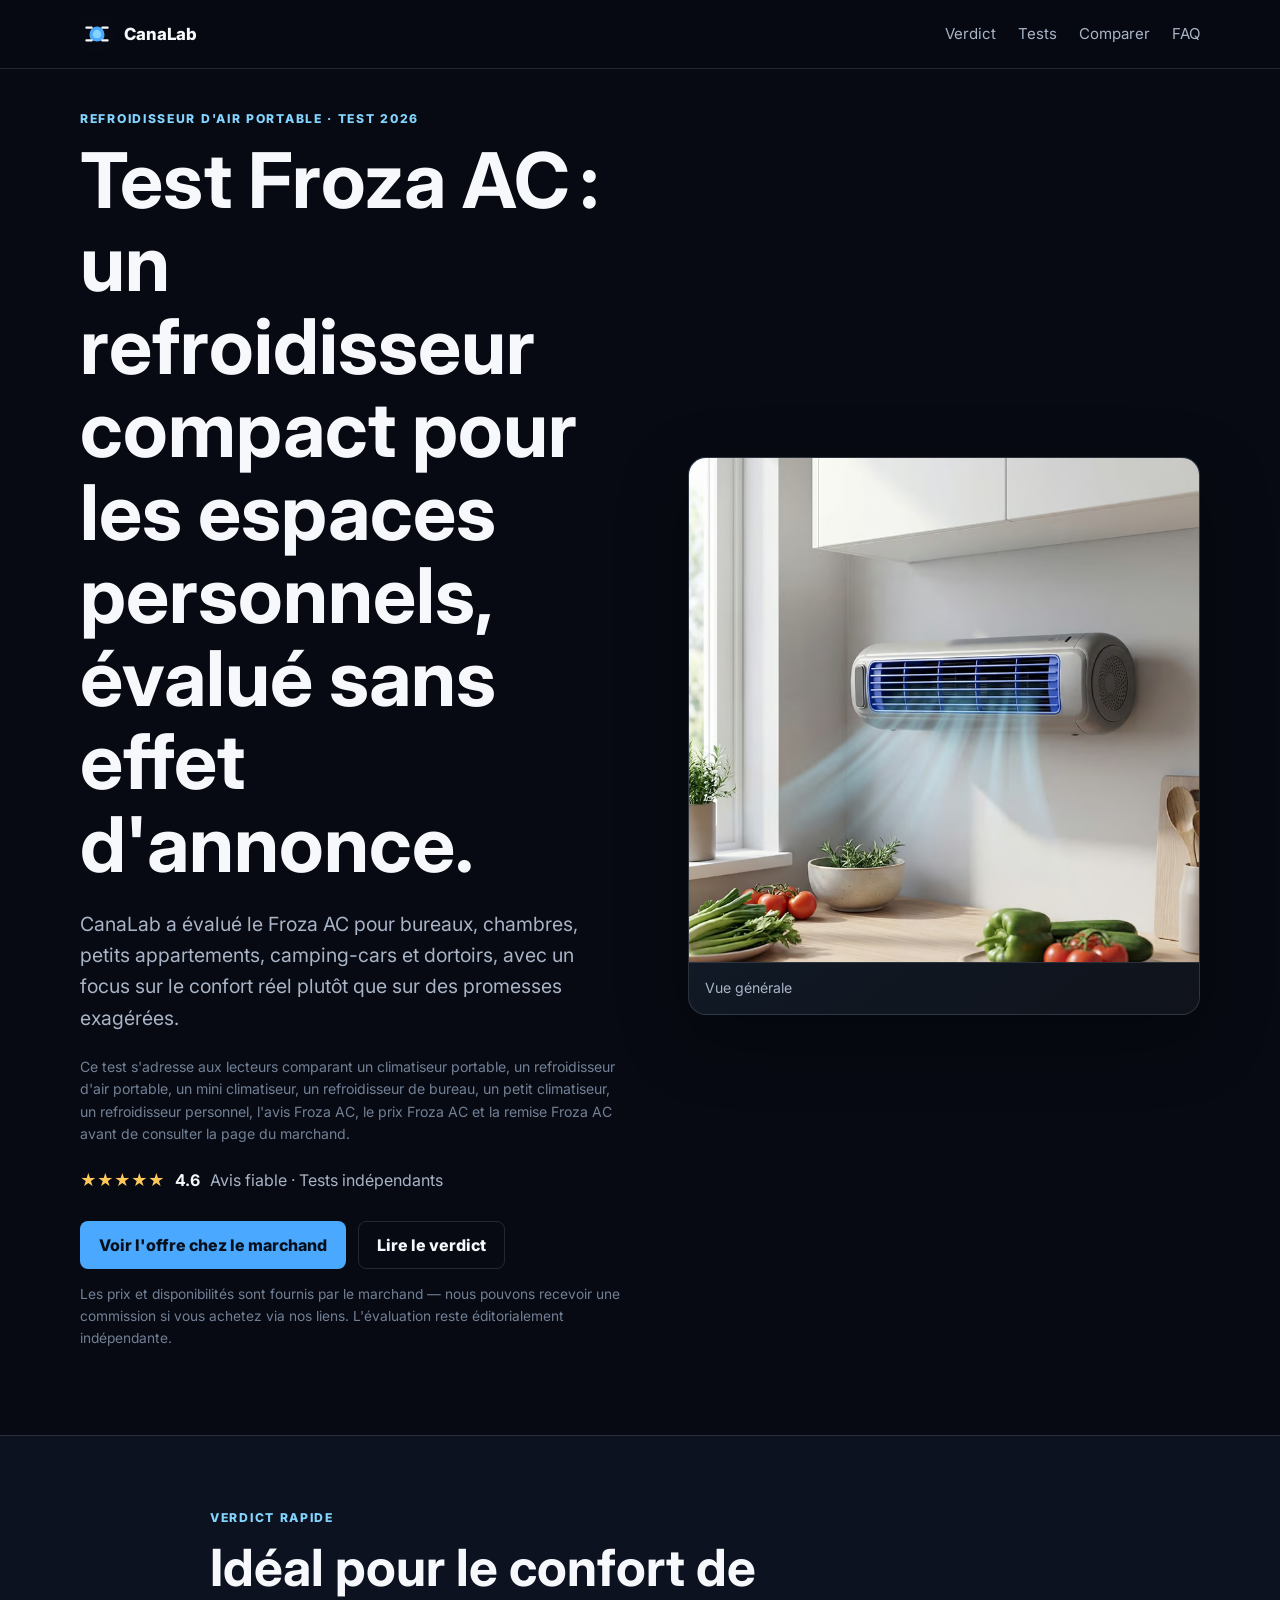
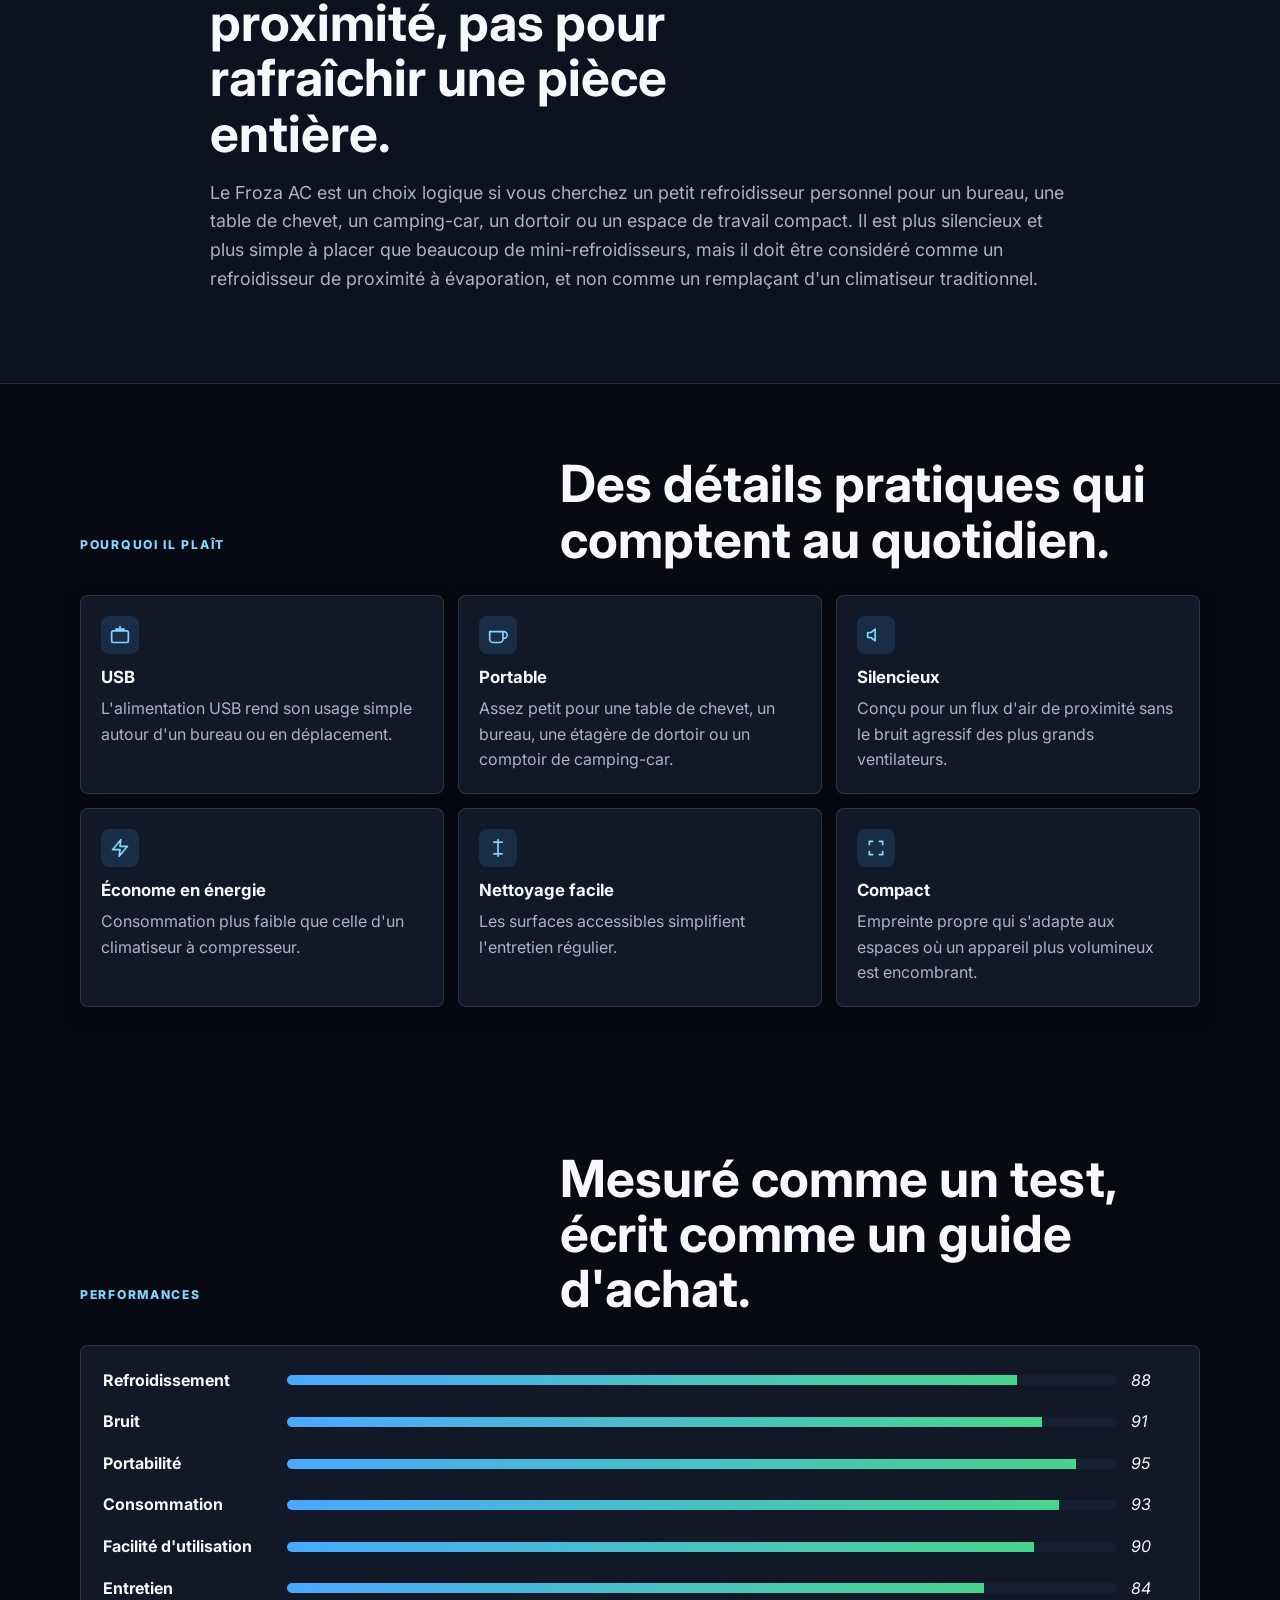
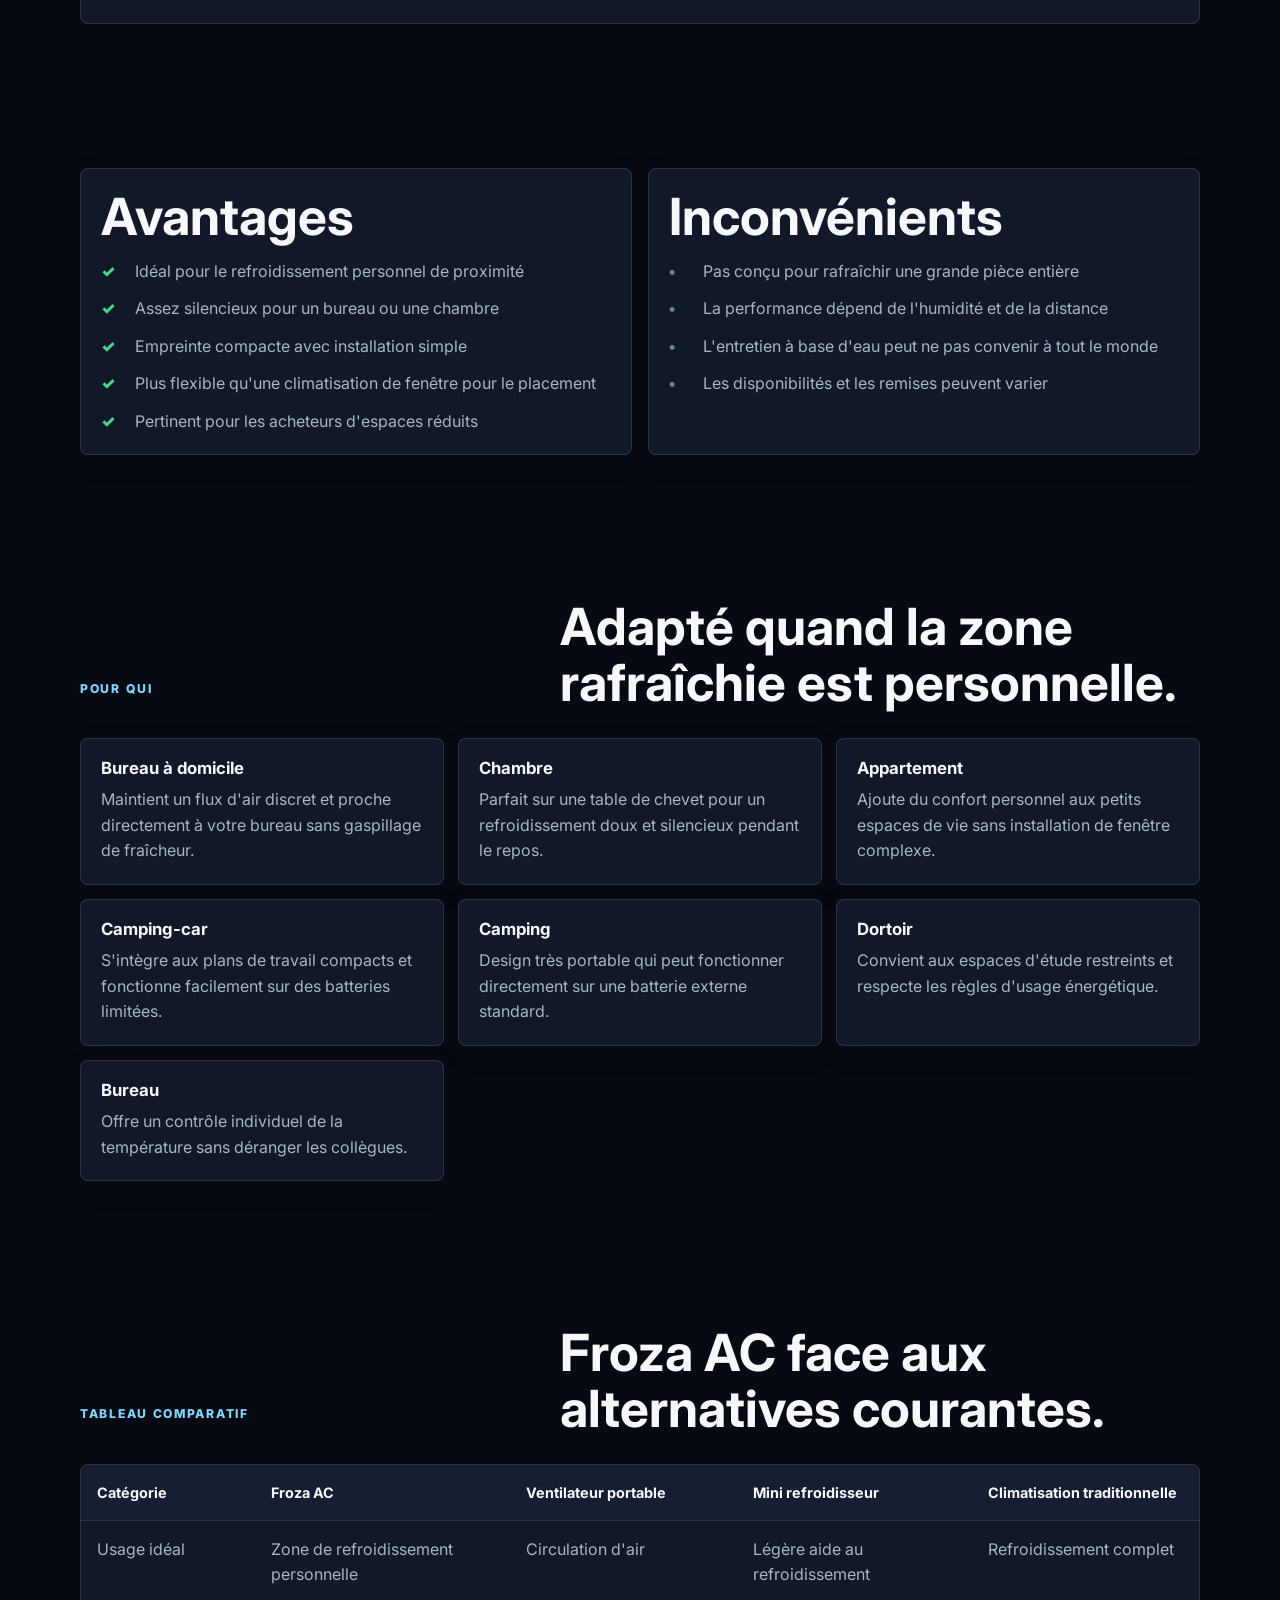
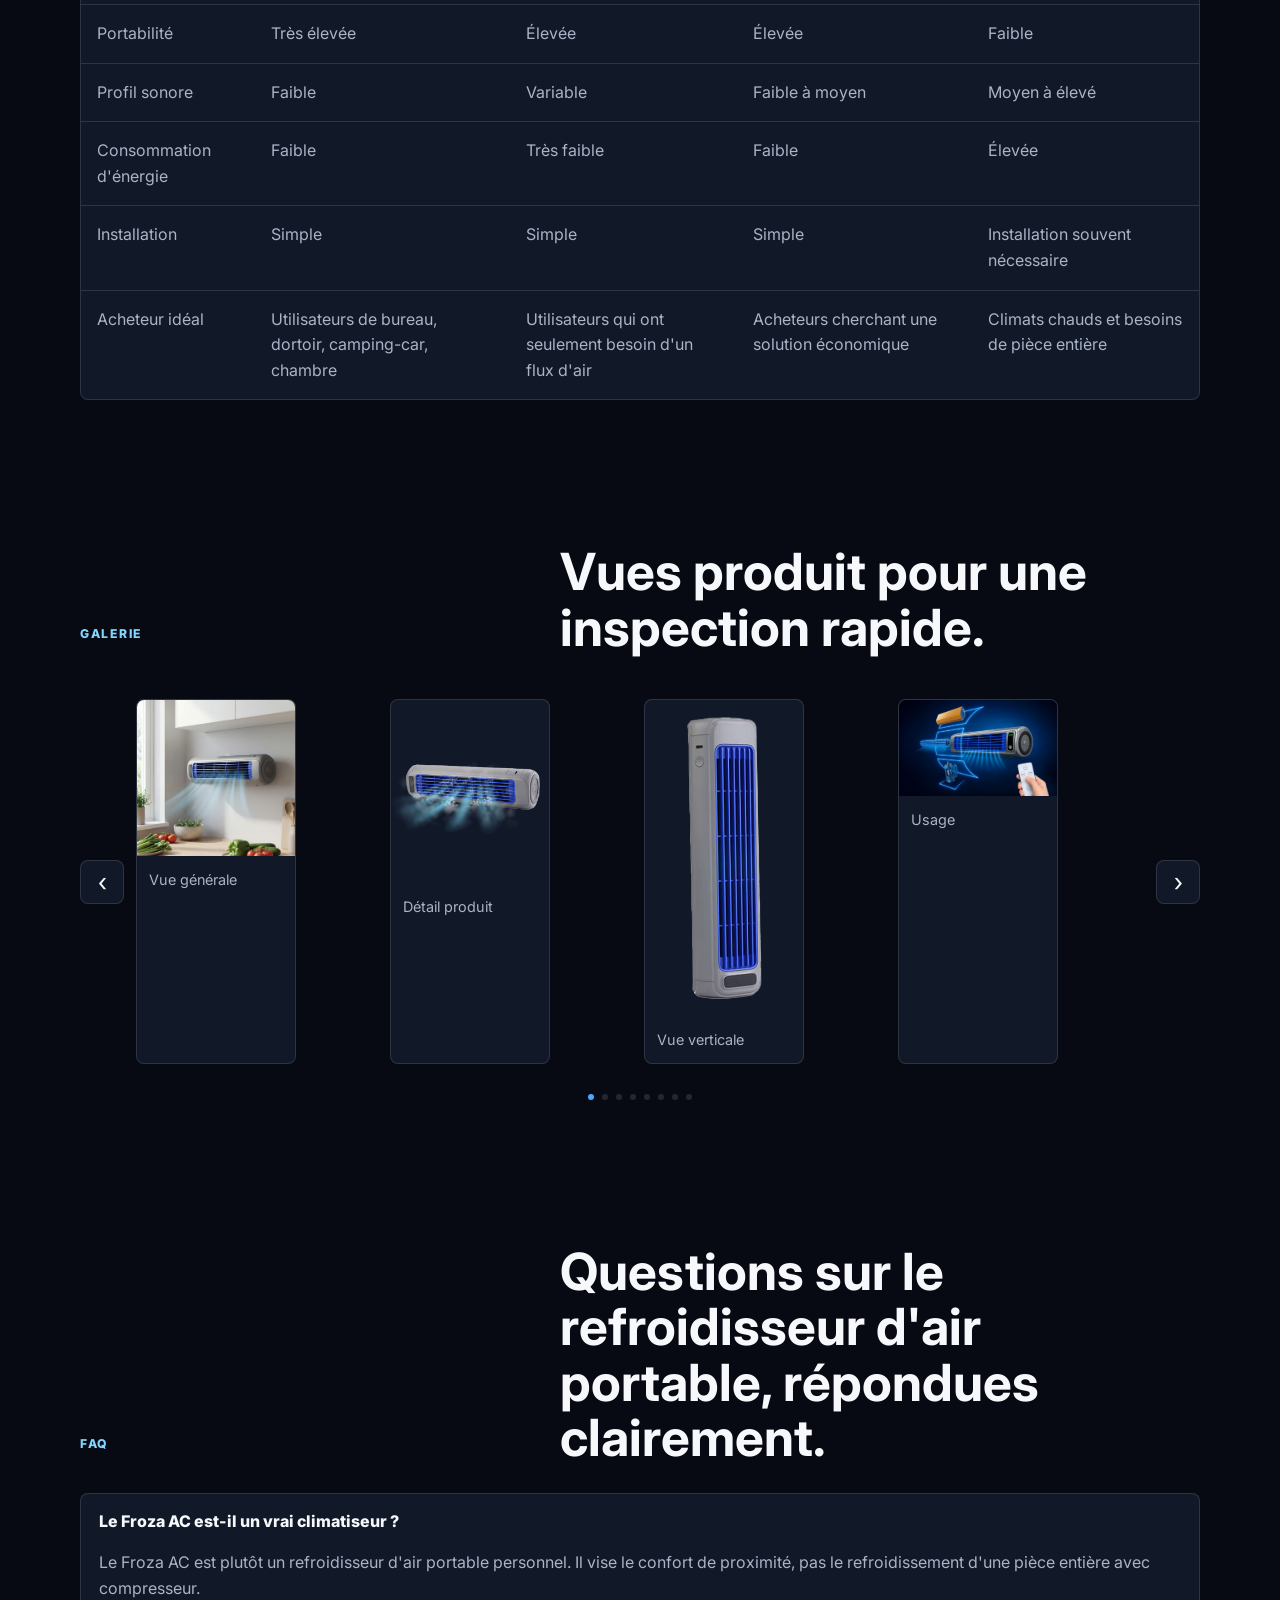
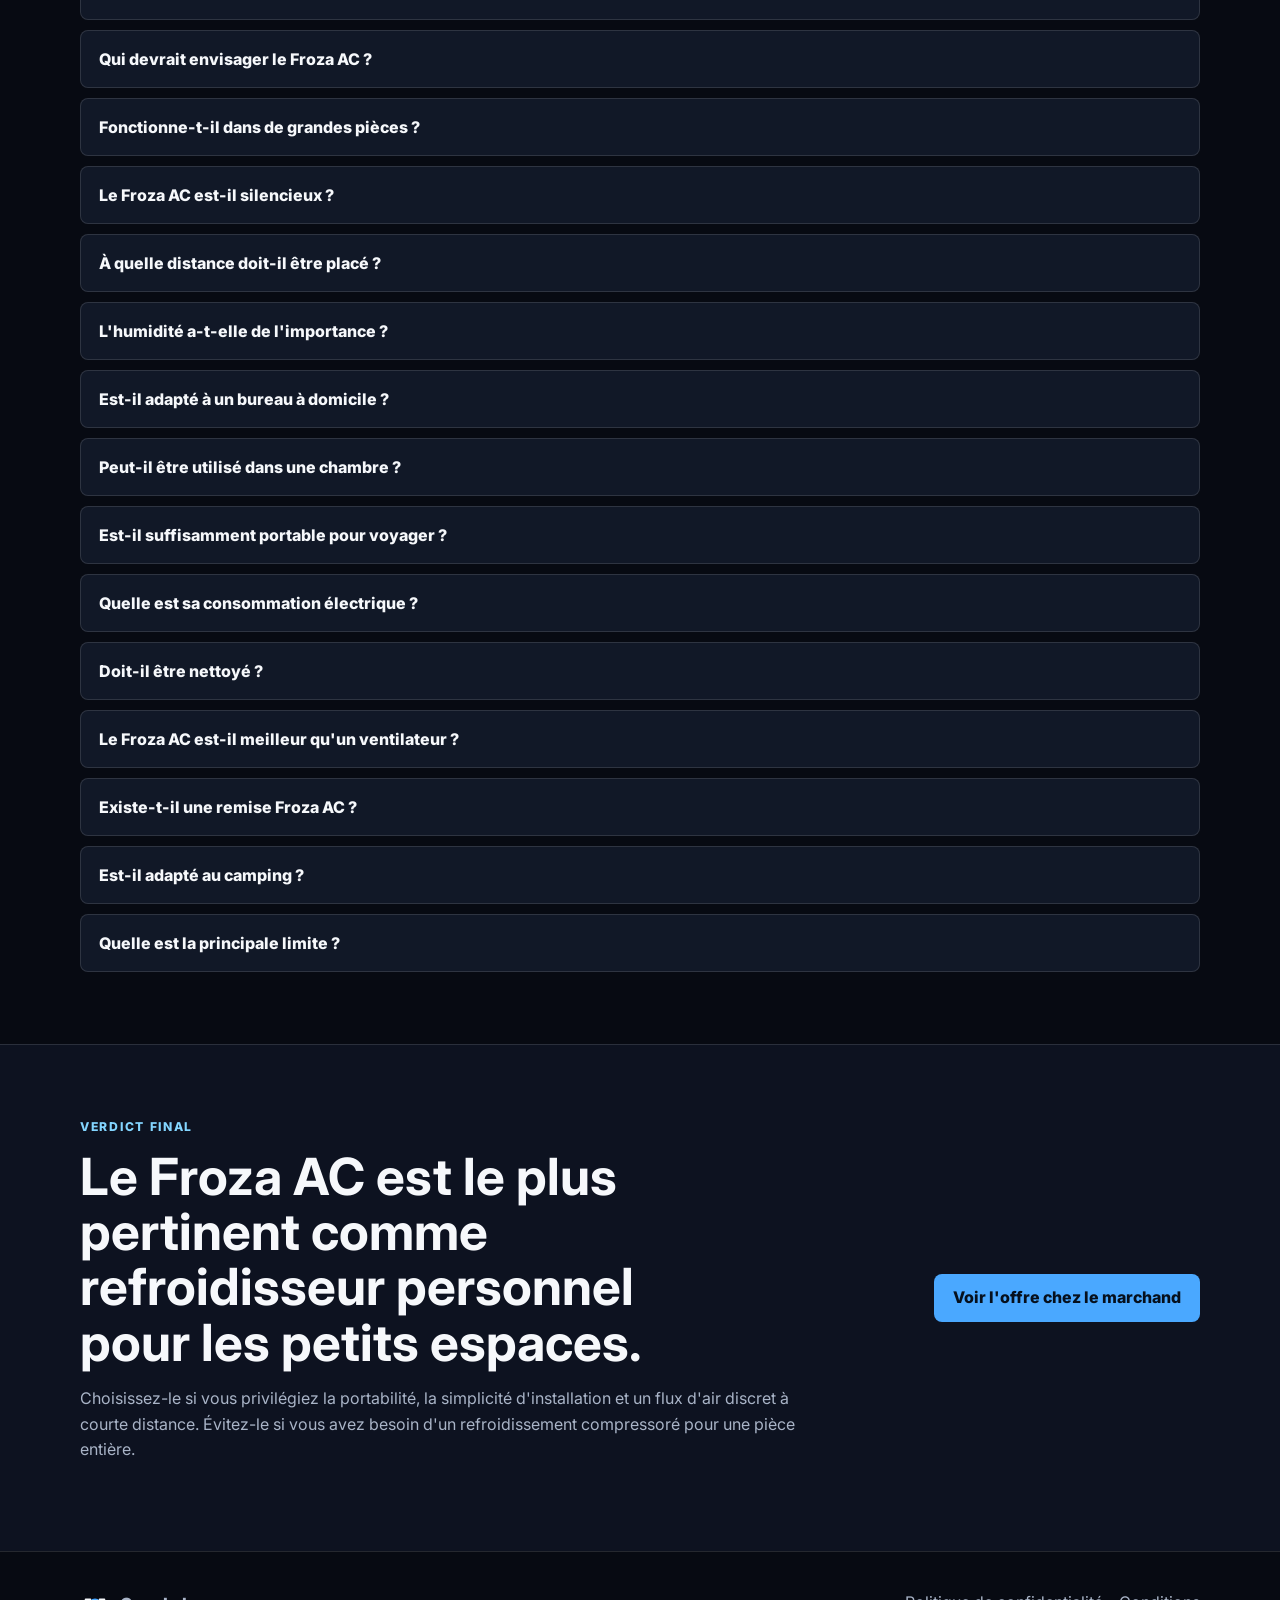
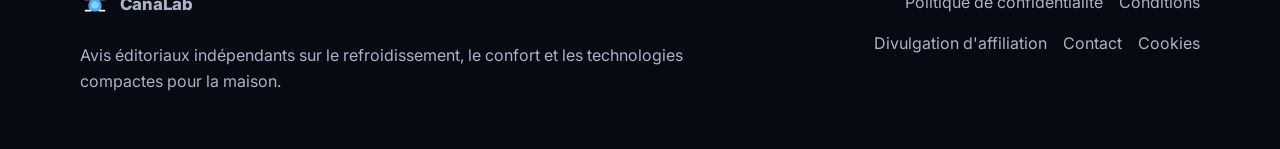
<file: index.html>
<!doctype html>
<html lang="fr">
  <head>
    <script type="text/javascript">
    (function(c,l,a,r,i,t,y){
        c[a]=c[a]||function(){(c[a].q=c[a].q||[]).push(arguments)};
        t=l.createElement(r);t.async=1;t.src="https://www.clarity.ms/tag/"+i;
        y=l.getElementsByTagName(r)[0];y.parentNode.insertBefore(t,y);
    })(window, document, "clarity", "script", "xgbtca28pc");
</script>
    <meta charset="utf-8">
    <meta name="viewport" content="width=device-width, initial-scale=1">
    <title>Test Froza AC 2026 : refroidisseur d'air portable évalué | CanaLab</title>
    <meta name="description" content="L'avis indépendant de CanaLab sur le Froza AC détaille performances de refroidissement, niveau sonore, portabilité, prix, disponibilité des remises, points forts, limites, comparaisons et utilisateurs concernés.">
    <link rel="canonical" href="https://canalab.netlify.app/">
    <meta name="robots" content="index,follow,max-image-preview:large">
    <meta name="theme-color" content="#070a12">
    <meta property="og:type" content="article">
    <meta property="og:title" content="Test Froza AC 2026 : refroidisseur d'air portable évalué">
    <meta property="og:description" content="Un test mesuré du Froza AC pour bureaux, chambres, appartements, camping-cars, dortoirs et bureaux à domicile.">
    <meta property="og:url" content="https://canalab.netlify.app/">
    <meta property="og:image" content="https://canal
    ab.netlify.app/img/Froza%20AC002.jpg">
    <meta name="twitter:card" content="summary_large_image">
    <meta name="twitter:title" content="Test Froza AC 2026">
    <meta name="twitter:description" content="Avis indépendant sur un refroidisseur d'air portable par CanaLab.">
    <link rel="icon" href="/assets/icons/favicon.svg" type="image/svg+xml">
    <link rel="preconnect" href="https://fonts.googleapis.com">
    <link rel="preconnect" href="https://fonts.gstatic.com" crossorigin>
    <link rel="preconnect" href="https://www.googletagmanager.com" crossorigin>
    <link rel="dns-prefetch" href="https://www.googletagmanager.com">
    <link rel="preconnect" href="https://bat.bing.com" crossorigin>
    <link rel="dns-prefetch" href="https://bat.bing.com">
    <link rel="preconnect" href="https://analytics.tiktok.com" crossorigin>
    <link rel="dns-prefetch" href="https://analytics.tiktok.com">
    <link rel="preconnect" href="https://connect.facebook.net" crossorigin>
    <link rel="dns-prefetch" href="https://connect.facebook.net">
    <link rel="preconnect" href="https://c.clarity.ms" crossorigin>
    <link rel="dns-prefetch" href="https://clarity.ms">
    <link href="https://fonts.googleapis.com/css2?family=Inter:wght@400;500;600;700&display=swap" rel="stylesheet">
    <link rel="preload" href="/css/variables.css" as="style">
    <link rel="stylesheet" href="/css/variables.css">
    <link rel="stylesheet" href="/css/style.css">
    <link rel="stylesheet" href="/css/responsive.css">
    <script type="application/ld+json" id="schema-product"></script>
    <script type="application/ld+json" id="schema-faq"></script>
  </head>
  <body>
    <a class="skip-link" href="#main">Accéder au contenu</a>
    <header class="site-header" data-elevate>
      <nav class="nav wrap" aria-label="Navigation principale">
        <a class="brand" href="/" aria-label="Accueil CanaLab">
          <img src="/assets/icons/favicon.svg" alt="" width="34" height="34">
          <span>CanaLab</span>
        </a>
        <button class="nav-toggle" type="button" aria-expanded="false" aria-controls="nav-menu">
          <span class="sr-only">Ouvrir le menu</span>
          <span></span><span></span><span></span>
        </button>
        <div class="nav-menu" id="nav-menu">
          <a href="#verdict">Verdict</a>
          <a href="#testing">Tests</a>
          <a href="#compare">Comparer</a>
          <a href="#faq">FAQ</a>
        </div>
      </nav>
    </header>

    <main id="main">
      <article>
        <section class="hero section">
          <div class="wrap hero-grid">
            <div class="hero-copy reveal">
              <div class="kicker">Refroidisseur d'air portable · Test 2026</div>
              <h1>Test Froza AC : un refroidisseur compact pour les espaces personnels, évalué sans effet d'annonce.</h1>
            <p class="lede">CanaLab a évalué le Froza AC pour bureaux, chambres, petits appartements, camping-cars et dortoirs, avec un focus sur le confort réel plutôt que sur des promesses exagérées.</p>
              <p class="search-context">Ce test s'adresse aux lecteurs comparant un climatiseur portable, un refroidisseur d'air portable, un mini climatiseur, un refroidisseur de bureau, un petit climatiseur, un refroidisseur personnel, l'avis Froza AC, le prix Froza AC et la remise Froza AC avant de consulter la page du marchand.</p>
              <div class="rating-line" aria-label="Note d'examen 4,6 sur 5">
                <span aria-hidden="true">★★★★★</span>
                <strong>4.6</strong>
                <em>Avis fiable · Tests indépendants</em>
              </div>
              <div class="cta-row">
                <a class="btn btn-primary" href="https://get-froza.com/v8/checkout?b=823&ln=fr&region=fr&_ef_transaction_id=&uid=8254&oid=751&affid=758&source_id={affiliate_id}&sub1={affiliate_id}&sub2={sub1}&sub3={transaction_id}" data-affiliate-link data-cta="hero">Voir l'offre chez le marchand</a>
                <a class="btn btn-secondary" href="#verdict">Lire le verdict</a>
              </div>
              <p class="microcopy">Les prix et disponibilités sont fournis par le marchand — nous pouvons recevoir une commission si vous achetez via nos liens. L'évaluation reste éditorialement indépendante.</p>
            </div>
            <figure class="hero-media reveal">
              <img src="/img/foto%20parede%20Froza%20AC001.jpg" alt="Froza AC vu de face sur un bureau" width="560" height="650" fetchpriority="high" style="object-fit:cover;">
              <figcaption>Vue générale</figcaption>
            </figure>
          </div>
        </section>

        <section class="section verdict-band" id="verdict">
          <div class="wrap compact reveal">
            <p class="eyebrow">Verdict rapide</p>
            <h2>Idéal pour le confort de proximité, pas pour rafraîchir une pièce entière.</h2>
            <p>Le Froza AC est un choix logique si vous cherchez un petit refroidisseur personnel pour un bureau, une table de chevet, un camping-car, un dortoir ou un espace de travail compact. Il est plus silencieux et plus simple à placer que beaucoup de mini-refroidisseurs, mais il doit être considéré comme un refroidisseur de proximité à évaporation, et non comme un remplaçant d'un climatiseur traditionnel.</p>
          </div>
        </section>

        <section class="section">
          <div class="wrap">
            <div class="section-head reveal">
              <p class="eyebrow">Pourquoi il plaît</p>
              <h2>Des détails pratiques qui comptent au quotidien.</h2>
            </div>
            <div class="feature-grid" id="feature-grid"></div>
          </div>
        </section>

        <!-- TEMPORARY: Re-enable the Video Review section by removing the hidden attribute below. -->
        <section class="section media-section" aria-labelledby="video-title" hidden>
          <div class="wrap two-col">
            <div class="reveal">
              <p class="eyebrow">Revue vidéo</p>
              <h2 id="video-title">Regardez l'aperçu pragmatique.</h2>
              <p>La vidéo intégrée ne se charge que sur demande, ce qui maintient la première visite rapide sur mobile et pour le trafic publicitaire.</p>
            </div>
            <div class="video-shell reveal" data-video="https://www.youtube-nocookie.com/embed/dQw4w9WgXcQ">
              <button class="video-button" type="button" aria-label="Charger la revue vidéo">
                <span class="play" aria-hidden="true"></span>
                <strong>Charger la revue vidéo</strong>
              </button>
            </div>
          </div>
        </section>

        <section class="section" id="testing">
          <div class="wrap">
            <div class="section-head reveal">
              <p class="eyebrow">Performances</p>
              <h2>Mesuré comme un test, écrit comme un guide d'achat.</h2>
            </div>
            <div class="score-panel reveal" id="score-panel"></div>
          </div>
        </section>

        <section class="section split-section">
          <div class="wrap split-grid">
            <div class="panel reveal">
              <h2>Avantages</h2>
              <ul class="check-list positive" id="pros-list"></ul>
            </div>
            <div class="panel reveal">
              <h2>Inconvénients</h2>
              <ul class="check-list neutral" id="cons-list"></ul>
            </div>
          </div>
        </section>

        <section class="section">
          <div class="wrap">
            <div class="section-head reveal">
              <p class="eyebrow">Pour qui</p>
              <h2>Adapté quand la zone rafraîchie est personnelle.</h2>
            </div>
            <div class="use-grid" id="use-grid"></div>
          </div>
        </section>

        <section class="section compare" id="compare">
          <div class="wrap">
            <div class="section-head reveal">
              <p class="eyebrow">Tableau comparatif</p>
              <h2>Froza AC face aux alternatives courantes.</h2>
            </div>
            <div class="table-wrap reveal" role="region" aria-label="Comparaison de produits" tabindex="0">
              <table>
                <thead>
                  <tr>
                    <th>Catégorie</th>
                    <th>Froza AC</th>
                    <th>Ventilateur portable</th>
                    <th>Mini refroidisseur</th>
                    <th>Climatisation traditionnelle</th>
                  </tr>
                </thead>
                <tbody id="comparison-body"></tbody>
              </table>
            </div>
          </div>
        </section>

        <section class="section gallery-section">
          <div class="wrap">
            <div class="section-head reveal">
              <p class="eyebrow">Galerie</p>
              <h2>Vues produit pour une inspection rapide.</h2>
            </div>
            <div class="carousel reveal" aria-roledescription="carrousel">
              <button class="icon-btn" type="button" data-carousel-prev aria-label="Image précédente">‹</button>
              <div class="carousel-track" id="gallery-track"></div>
              <button class="icon-btn" type="button" data-carousel-next aria-label="Image suivante">›</button>
            </div>
          </div>
        </section>

        <section class="section faq-section" id="faq">
          <div class="wrap">
            <div class="section-head reveal">
              <p class="eyebrow">FAQ</p>
              <h2>Questions sur le refroidisseur d'air portable, répondues clairement.</h2>
            </div>
            <div class="faq-list reveal" id="faq-list"></div>
          </div>
        </section>

        <section class="section final-cta">
          <div class="wrap final-grid reveal">
            <div>
              <p class="eyebrow">Verdict final</p>
              <h2>Le Froza AC est le plus pertinent comme refroidisseur personnel pour les petits espaces.</h2>
              <p>Choisissez-le si vous privilégiez la portabilité, la simplicité d'installation et un flux d'air discret à courte distance. Évitez-le si vous avez besoin d'un refroidissement compressoré pour une pièce entière.</p>
            </div>
            <a class="btn btn-primary" href="https://get-froza.com/v8/checkout?b=823&ln=fr&region=fr&_ef_transaction_id=&uid=8254&oid=751&affid=758&source_id={affiliate_id}&sub1={affiliate_id}&sub2={sub1}&sub3={transaction_id}" data-affiliate-link data-cta="final">Voir l'offre chez le marchand</a>
          </div>
        </section>
      </article>
    </main>

    <footer class="site-footer">
      <div class="wrap footer-grid">
        <div>
          <a class="brand" href="/">
            <img src="/assets/icons/favicon.svg" alt="" width="30" height="30">
            <span>CanaLab</span>
          </a>
          <p>Avis éditoriaux indépendants sur le refroidissement, le confort et les technologies compactes pour la maison.</p>
        </div>
        <nav aria-label="Navigation de pied de page">
          <a href="/privacy.html">Politique de confidentialité</a>
          <a href="/terms.html">Conditions</a>
          <a href="/disclosure.html">Divulgation d'affiliation</a>
          <a href="/contact.html">Contact</a>
          <button class="link-button" type="button" data-cookie-reset>Cookies</button>
        </nav>
      </div>
    </footer>

    <div class="cookie-bar" hidden>
      <p>CanaLab n'utilise les outils de mesure que lorsqu'ils sont activés. Vous pouvez continuer à naviguer avec le suivi optionnel désactivé.</p>
      <button class="btn btn-secondary" type="button" data-cookie-decline>Rester désactivé</button>
      <button class="btn btn-primary" type="button" data-cookie-accept>Autoriser les analyses</button>
    </div>

    <script src="/js/tracking.js" defer></script>
    <script src="/js/faq.js" defer></script>
    <script src="/js/animations.js" defer></script>
    <script src="/js/app.js" defer></script>
  </body>
</html>
</file>
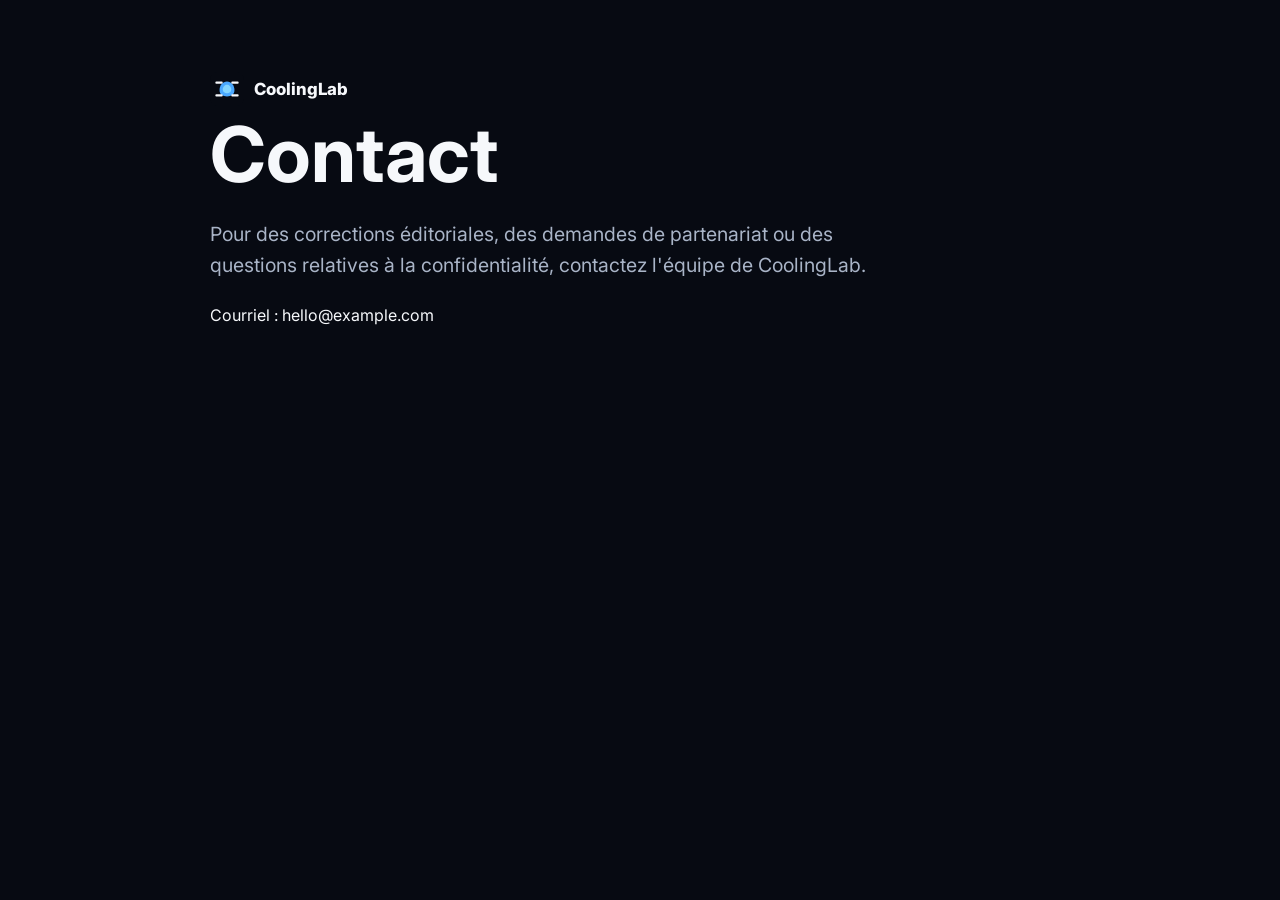
<file: contact.html>
<!doctype html>
<html lang="fr">
<head>
    <!doctype html>
<html lang="fr">
  <head>
    <script type="text/javascript">
    (function(c,l,a,r,i,t,y){
        c[a]=c[a]||function(){(c[a].q=c[a].q||[]).push(arguments)};
        t=l.createElement(r);t.async=1;t.src="https://www.clarity.ms/tag/"+i;
        y=l.getElementsByTagName(r)[0];y.parentNode.insertBefore(t,y);
    })(window, document, "clarity", "script", "xgbtca28pc");
</script>
    <meta charset="utf-8">
    <meta name="viewport" content="width=device-width, initial-scale=1">
    <title>Test Froza AC 2026 : refroidisseur d'air portable évalué | CoolingLab</title>
    <meta name="description" content="L'avis indépendant de CoolingLab sur le Froza AC détaille performances de refroidissement, niveau sonore, portabilité, prix, disponibilité des remises, points forts, limites, comparaisons et utilisateurs concernés.">
    <link rel="canonical" href="https://coolinglab.netlify.app/">
  <meta charset="utf-8">
  <meta name="viewport" content="width=device-width, initial-scale=1">
  <title>Contact | CoolingLab</title>
  <meta name="description" content="Contactez l'équipe éditoriale de CoolingLab pour des retours sur nos tests, des questions de partenariat ou des demandes de mise à jour de données.">
  <link rel="canonical" href="https://coolinglab.netlify.app/contact.html">
  <meta name="robots" content="index,follow">
  <link rel="preconnect" href="https://fonts.googleapis.com">
  <link rel="preconnect" href="https://fonts.gstatic.com" crossorigin>
  <link rel="preconnect" href="https://www.googletagmanager.com" crossorigin>
  <link rel="dns-prefetch" href="https://www.googletagmanager.com">
  <link rel="preconnect" href="https://bat.bing.com" crossorigin>
  <link rel="dns-prefetch" href="https://bat.bing.com">
  <link rel="preconnect" href="https://analytics.tiktok.com" crossorigin>
  <link rel="dns-prefetch" href="https://analytics.tiktok.com">
  <link rel="preconnect" href="https://connect.facebook.net" crossorigin>
  <link rel="dns-prefetch" href="https://connect.facebook.net">
  <link rel="preconnect" href="https://c.clarity.ms" crossorigin>
  <link rel="dns-prefetch" href="https://clarity.ms">
  <link href="https://fonts.googleapis.com/css2?family=Inter:wght@400;500;600;700&display=swap" rel="stylesheet">
  <link rel="stylesheet" href="/css/variables.css">
  <link rel="stylesheet" href="/css/style.css">
  <link rel="stylesheet" href="/css/responsive.css">
</head>
<body>
  <main class="section">
    <div class="wrap compact">
      <a class="brand" href="/">
        <img src="/assets/icons/favicon.svg" alt="" width="34" height="34">
        <span>CoolingLab</span>
      </a>
      <h1>Contact</h1>
      <p class="lede">Pour des corrections éditoriales, des demandes de partenariat ou des questions relatives à la confidentialité, contactez l'équipe de CoolingLab.</p>
      <p>Courriel&nbsp;: hello@example.com</p>
    </div>
  </main>
</body>
</html>
</file>
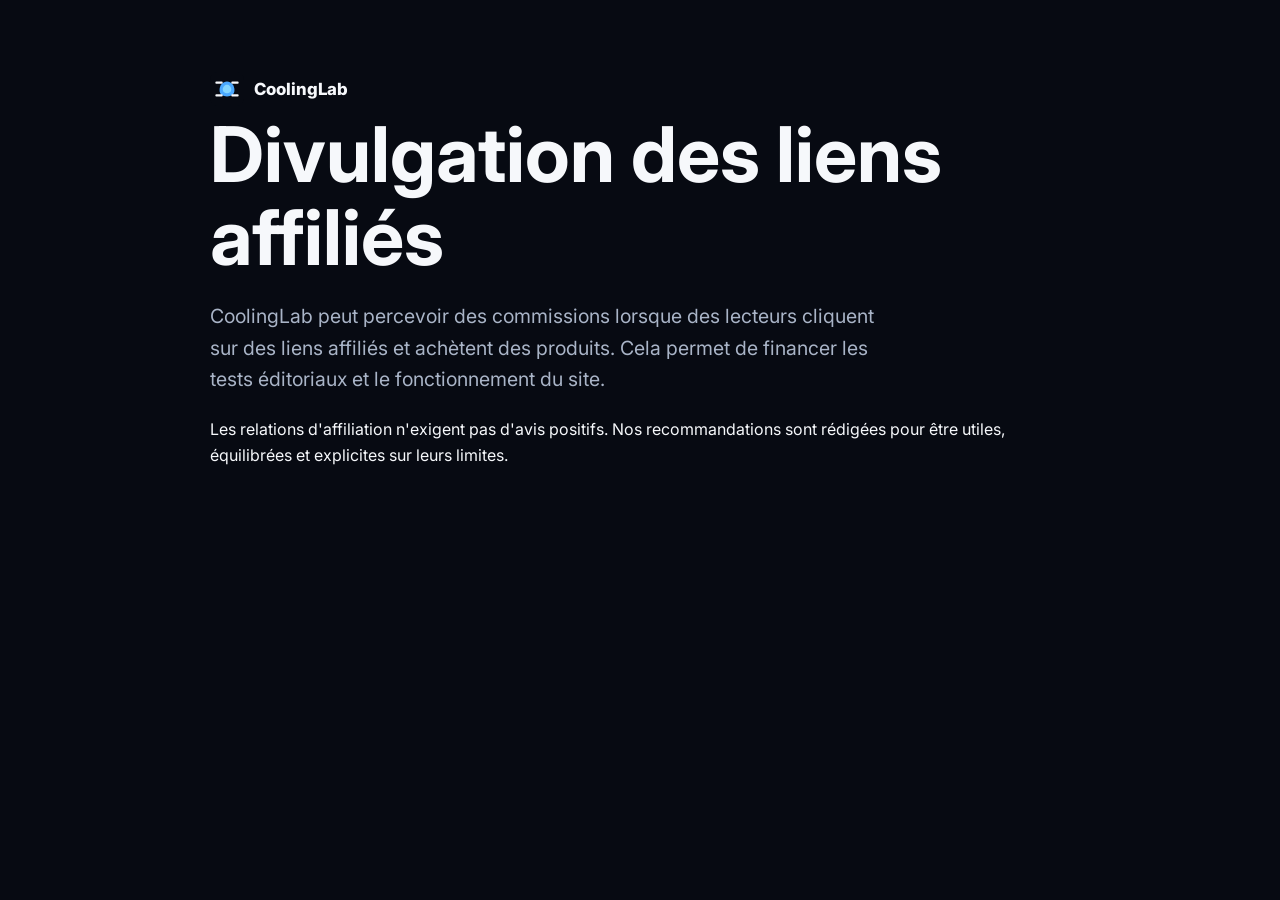
<file: disclosure.html>
<!doctype html>
<html lang="fr">
<head>
  <meta charset="utf-8">
  <meta name="viewport" content="width=device-width, initial-scale=1">
  <title>Divulgation des liens affiliés | CoolingLab</title>
  <meta name="description" content="La divulgation des liens affiliés de CoolingLab explique les commissions perçues, la méthodologie des revues indépendantes et les liens partenaires des marchands.">
  <link rel="canonical" href="https://coolinglab.netlify.app/disclosure.html">
  <meta name="robots" content="index,follow">
  <link rel="preconnect" href="https://fonts.googleapis.com">
  <link rel="preconnect" href="https://fonts.gstatic.com" crossorigin>
  <link rel="preconnect" href="https://www.googletagmanager.com" crossorigin>
  <link rel="dns-prefetch" href="https://www.googletagmanager.com">
  <link rel="preconnect" href="https://bat.bing.com" crossorigin>
  <link rel="dns-prefetch" href="https://bat.bing.com">
  <link rel="preconnect" href="https://analytics.tiktok.com" crossorigin>
  <link rel="dns-prefetch" href="https://analytics.tiktok.com">
  <link rel="preconnect" href="https://connect.facebook.net" crossorigin>
  <link rel="dns-prefetch" href="https://connect.facebook.net">
  <link rel="preconnect" href="https://c.clarity.ms" crossorigin>
  <link rel="dns-prefetch" href="https://clarity.ms">
  <link href="https://fonts.googleapis.com/css2?family=Inter:wght@400;500;600;700&display=swap" rel="stylesheet">
  <link rel="stylesheet" href="/css/variables.css">
  <link rel="stylesheet" href="/css/style.css">
  <link rel="stylesheet" href="/css/responsive.css">
</head>
<body>
  <main class="section">
    <div class="wrap compact">
      <a class="brand" href="/">
        <img src="/assets/icons/favicon.svg" alt="" width="34" height="34">
        <span>CoolingLab</span>
      </a>
      <h1>Divulgation des liens affiliés</h1>
      <p class="lede">CoolingLab peut percevoir des commissions lorsque des lecteurs cliquent sur des liens affiliés et achètent des produits. Cela permet de financer les tests éditoriaux et le fonctionnement du site.</p>
      <p>Les relations d'affiliation n'exigent pas d'avis positifs. Nos recommandations sont rédigées pour être utiles, équilibrées et explicites sur leurs limites.</p>
    </div>
  </main>
</body>
</html>
</file>
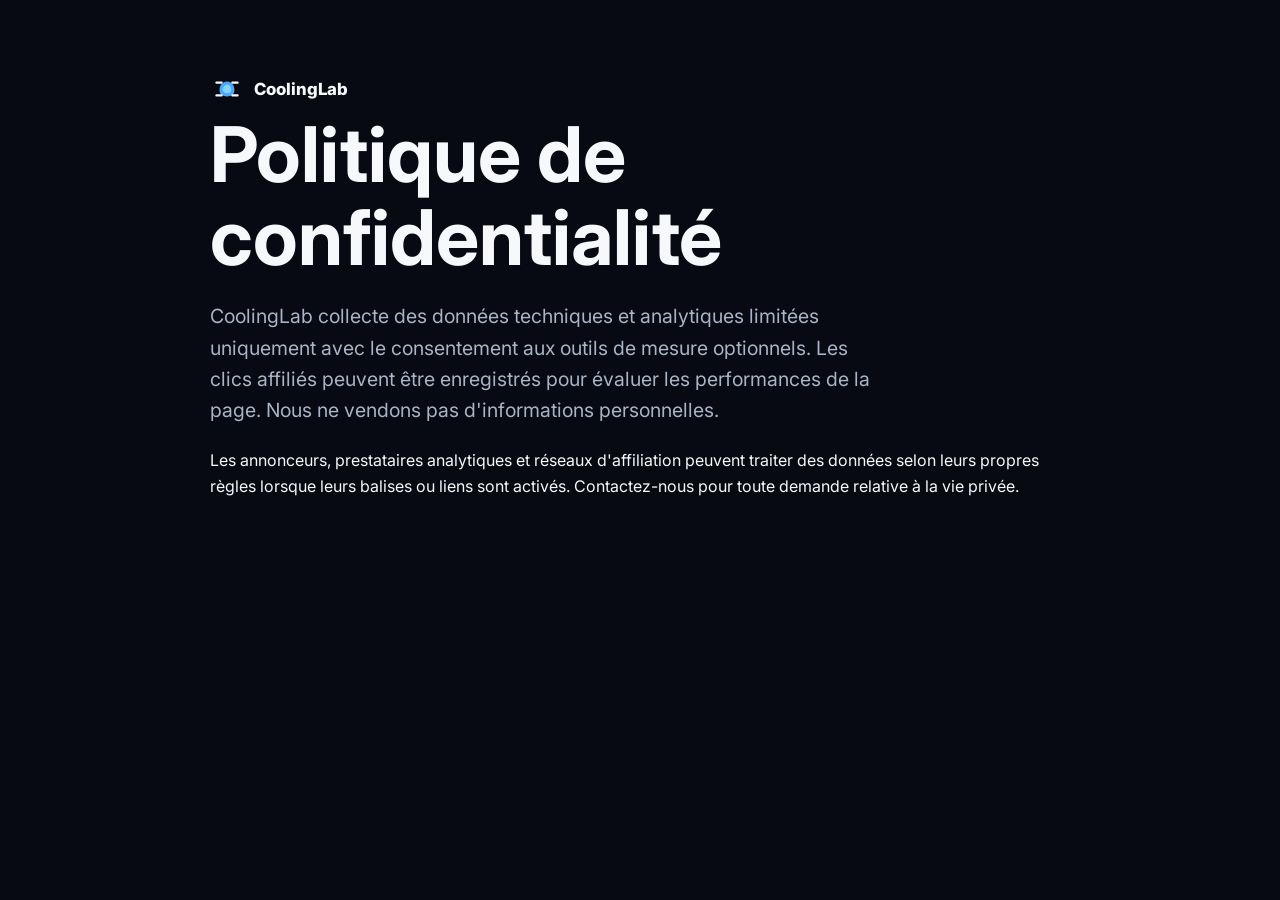
<file: privacy.html>
<!doctype html>
<html lang="fr">
<head>
    <!doctype html>
<html lang="fr">
  <head>
    <script type="text/javascript">
    (function(c,l,a,r,i,t,y){
        c[a]=c[a]||function(){(c[a].q=c[a].q||[]).push(arguments)};
        t=l.createElement(r);t.async=1;t.src="https://www.clarity.ms/tag/"+i;
        y=l.getElementsByTagName(r)[0];y.parentNode.insertBefore(t,y);
    })(window, document, "clarity", "script", "xgbtca28pc");
</script>
    <meta charset="utf-8">
    <meta name="viewport" content="width=device-width, initial-scale=1">
    <title>Test Froza AC 2026 : refroidisseur d'air portable évalué | CoolingLab</title>
    <meta name="description" content="L'avis indépendant de CoolingLab sur le Froza AC détaille performances de refroidissement, niveau sonore, portabilité, prix, disponibilité des remises, points forts, limites, comparaisons et utilisateurs concernés.">
    <link rel="canonical" href="https://coolinglab.netlify.app/">
  <meta charset="utf-8">
  <meta name="viewport" content="width=device-width, initial-scale=1">
  <title>Politique de confidentialité | CoolingLab</title>
  <meta name="description" content="La politique de confidentialité de CoolingLab couvre la collecte de données, le consentement au suivi analytique optionnel et les règles des témoins publicitaires tiers.">
  <link rel="canonical" href="https://coolinglab.netlify.app/privacy.html">
  <meta name="robots" content="index,follow">
  <link rel="preconnect" href="https://fonts.googleapis.com">
  <link rel="preconnect" href="https://fonts.gstatic.com" crossorigin>
  <link rel="preconnect" href="https://www.googletagmanager.com" crossorigin>
  <link rel="dns-prefetch" href="https://www.googletagmanager.com">
  <link rel="preconnect" href="https://bat.bing.com" crossorigin>
  <link rel="dns-prefetch" href="https://bat.bing.com">
  <link rel="preconnect" href="https://analytics.tiktok.com" crossorigin>
  <link rel="dns-prefetch" href="https://analytics.tiktok.com">
  <link rel="preconnect" href="https://connect.facebook.net" crossorigin>
  <link rel="dns-prefetch" href="https://connect.facebook.net">
  <link rel="preconnect" href="https://c.clarity.ms" crossorigin>
  <link rel="dns-prefetch" href="https://clarity.ms">
  <link href="https://fonts.googleapis.com/css2?family=Inter:wght@400;500;600;700&display=swap" rel="stylesheet">
  <link rel="stylesheet" href="/css/variables.css">
  <link rel="stylesheet" href="/css/style.css">
  <link rel="stylesheet" href="/css/responsive.css">
</head>
<body>
  <main class="section">
    <div class="wrap compact">
      <a class="brand" href="/">
        <img src="/assets/icons/favicon.svg" alt="" width="34" height="34">
        <span>CoolingLab</span>
      </a>
      <h1>Politique de confidentialité</h1>
      <p class="lede">CoolingLab collecte des données techniques et analytiques limitées uniquement avec le consentement aux outils de mesure optionnels. Les clics affiliés peuvent être enregistrés pour évaluer les performances de la page. Nous ne vendons pas d'informations personnelles.</p>
      <p>Les annonceurs, prestataires analytiques et réseaux d'affiliation peuvent traiter des données selon leurs propres règles lorsque leurs balises ou liens sont activés. Contactez-nous pour toute demande relative à la vie privée.</p>
    </div>
  </main>
</body>
</html>
</file>
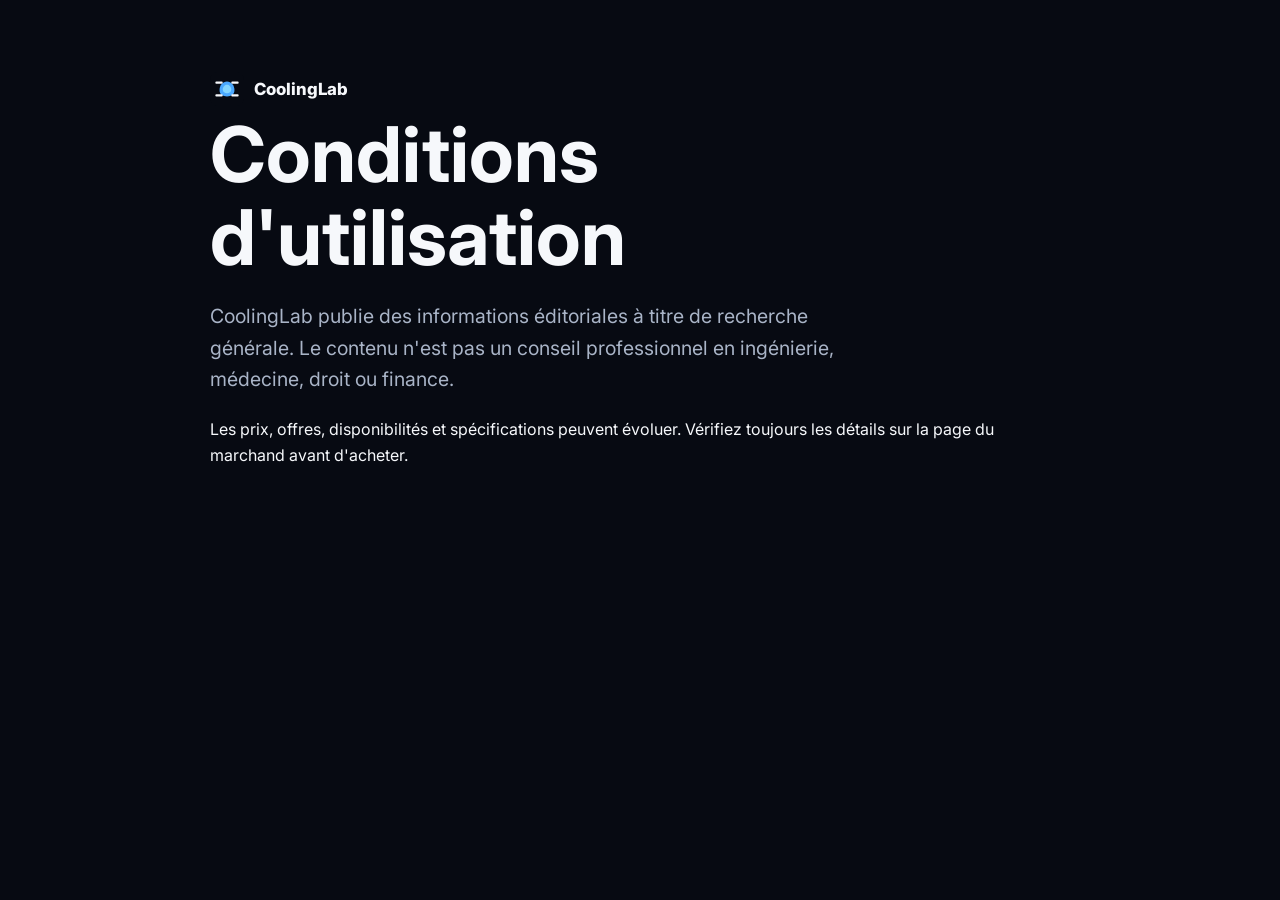
<file: terms.html>
<!doctype html>
<html lang="fr">
<head>
    <!doctype html>
<html lang="fr">
  <head>
    <script type="text/javascript">
    (function(c,l,a,r,i,t,y){
        c[a]=c[a]||function(){(c[a].q=c[a].q||[]).push(arguments)};
        t=l.createElement(r);t.async=1;t.src="https://www.clarity.ms/tag/"+i;
        y=l.getElementsByTagName(r)[0];y.parentNode.insertBefore(t,y);
    })(window, document, "clarity", "script", "xgbtca28pc");
</script>
    <meta charset="utf-8">
    <meta name="viewport" content="width=device-width, initial-scale=1">
    <title>Test Froza AC 2026 : refroidisseur d'air portable évalué | CoolingLab</title>
    <meta name="description" content="L'avis indépendant de CoolingLab sur le Froza AC détaille performances de refroidissement, niveau sonore, portabilité, prix, disponibilité des remises, points forts, limites, comparaisons et utilisateurs concernés.">
    <link rel="canonical" href="https://coolinglab.netlify.app/">
  <meta charset="utf-8">
  <meta name="viewport" content="width=device-width, initial-scale=1">
  <title>Conditions d'utilisation | CoolingLab</title>
  <meta name="description" content="Les conditions d'utilisation de CoolingLab exposent les directives éditoriales, les mentions légales et les modalités pour vérifier les comparaisons de prix.">
  <link rel="canonical" href="https://coolinglab.netlify.app/terms.html">
  <meta name="robots" content="index,follow">
  <link rel="preconnect" href="https://fonts.googleapis.com">
  <link rel="preconnect" href="https://fonts.gstatic.com" crossorigin>
  <link rel="preconnect" href="https://www.googletagmanager.com" crossorigin>
  <link rel="dns-prefetch" href="https://www.googletagmanager.com">
  <link rel="preconnect" href="https://bat.bing.com" crossorigin>
  <link rel="dns-prefetch" href="https://bat.bing.com">
  <link rel="preconnect" href="https://analytics.tiktok.com" crossorigin>
  <link rel="dns-prefetch" href="https://analytics.tiktok.com">
  <link rel="preconnect" href="https://connect.facebook.net" crossorigin>
  <link rel="dns-prefetch" href="https://connect.facebook.net">
  <link rel="preconnect" href="https://c.clarity.ms" crossorigin>
  <link rel="dns-prefetch" href="https://clarity.ms">
  <link href="https://fonts.googleapis.com/css2?family=Inter:wght@400;500;600;700&display=swap" rel="stylesheet">
  <link rel="stylesheet" href="/css/variables.css">
  <link rel="stylesheet" href="/css/style.css">
  <link rel="stylesheet" href="/css/responsive.css">
</head>
<body>
  <main class="section">
    <div class="wrap compact">
      <a class="brand" href="/">
        <img src="/assets/icons/favicon.svg" alt="" width="34" height="34">
        <span>CoolingLab</span>
      </a>
      <h1>Conditions d'utilisation</h1>
      <p class="lede">CoolingLab publie des informations éditoriales à titre de recherche générale. Le contenu n'est pas un conseil professionnel en ingénierie, médecine, droit ou finance.</p>
      <p>Les prix, offres, disponibilités et spécifications peuvent évoluer. Vérifiez toujours les détails sur la page du marchand avant d'acheter.</p>
    </div>
  </main>
</body>
</html>
</file>
<file: css/variables.css>
:root {
  color-scheme: dark;
  --bg: #070a12;
  --bg-soft: #0d1220;
  --surface: #111827;
  --surface-2: #161f31;
  --text: #f6f8fb;
  --muted: #a9b4c7;
  --subtle: #728096;
  --line: rgba(255, 255, 255, 0.12);
  --blue: #4aa8ff;
  --blue-2: #83d5ff;
  --green: #49d48d;
  --white: #ffffff;
  --shadow: 0 22px 70px rgba(0, 0, 0, 0.32);
  --radius: 8px;
  --radius-lg: 18px;
  --wrap: min(1120px, calc(100% - 32px));
  --font: Inter, ui-sans-serif, system-ui, -apple-system, BlinkMacSystemFont, "Segoe UI", sans-serif;
}

:root[data-theme="light"] {
  color-scheme: light;
  --bg: #f7f9fc;
  --bg-soft: #ffffff;
  --surface: #ffffff;
  --surface-2: #eef3f8;
  --text: #111827;
  --muted: #445266;
  --subtle: #667085;
  --line: rgba(17, 24, 39, 0.12);
  --shadow: 0 20px 60px rgba(15, 23, 42, 0.12);
}
</file>
<file: css/style.css>
* { box-sizing: border-box; }
html { scroll-behavior: smooth; }
body {
  margin: 0;
  background: var(--bg);
  color: var(--text);
  font-family: var(--font);
  line-height: 1.6;
  text-rendering: optimizeLegibility;
}
img { display: block; max-width: 100%; height: auto; }
a { color: inherit; text-decoration: none; }
button, input, textarea { font: inherit; }
.wrap { width: var(--wrap); margin-inline: auto; }
.section { padding: 72px 0; }
.skip-link {
  position: absolute; left: 16px; top: -60px; z-index: 10;
  background: var(--white); color: #07111f; padding: 10px 14px; border-radius: var(--radius);
}
.skip-link:focus { top: 12px; }
.sr-only { position: absolute; width: 1px; height: 1px; overflow: hidden; clip: rect(0 0 0 0); }
:focus-visible { outline: 3px solid var(--blue-2); outline-offset: 3px; }

.site-header {
  position: sticky; top: 0; z-index: 20;
  background: rgba(7, 10, 18, 0.82);
  border-bottom: 1px solid var(--line);
  backdrop-filter: blur(16px);
}
.nav { min-height: 68px; display: flex; align-items: center; justify-content: space-between; gap: 20px; }
.brand { display: inline-flex; align-items: center; gap: 10px; font-weight: 800; letter-spacing: 0; }
.brand span { font-size: 1.05rem; }
.nav-menu { display: flex; align-items: center; gap: 22px; color: var(--muted); font-size: 0.94rem; }
.nav-menu a:hover { color: var(--text); }
.nav-toggle { display: none; width: 42px; height: 42px; border: 1px solid var(--line); background: var(--surface); border-radius: var(--radius); }
.nav-toggle span:not(.sr-only) { display: block; width: 18px; height: 2px; background: var(--text); margin: 4px auto; }

.hero { padding-top: 40px; min-height: calc(100vh - 68px); display: grid; align-items: center; }
.hero-grid { display: grid; grid-template-columns: minmax(0, 1.03fr) minmax(320px, 0.97fr); align-items: center; gap: 42px; }
.kicker, .eyebrow {
  color: var(--blue-2); text-transform: uppercase; font-size: 0.76rem; font-weight: 800;
  letter-spacing: 0.14em; margin: 0 0 12px;
}
h1, h2, h3 { line-height: 1.08; letter-spacing: 0; margin: 0; }
h1 { font-size: clamp(2.35rem, 6vw, 5.45rem); max-width: 10.2em; }
h2 { font-size: clamp(1.9rem, 4vw, 3.2rem); max-width: 12.5em; }
h3 { font-size: 1.05rem; }
.lede { color: var(--muted); font-size: clamp(1.05rem, 2.2vw, 1.22rem); max-width: 680px; margin: 22px 0; }
.rating-line { display: flex; flex-wrap: wrap; align-items: center; gap: 10px; color: #ffc85a; margin: 22px 0; }
.rating-line strong { color: var(--text); }
.rating-line em { color: var(--muted); font-style: normal; }
.cta-row { display: flex; flex-wrap: wrap; gap: 12px; margin: 28px 0 14px; }
.btn {
  display: inline-flex; align-items: center; justify-content: center; min-height: 48px;
  padding: 0 18px; border-radius: var(--radius); border: 1px solid transparent; font-weight: 800;
  transition: transform 160ms ease, background 160ms ease, border-color 160ms ease;
}
.btn:hover { transform: translateY(-1px); }
.btn-primary { background: var(--blue); color: #06101d; }
.btn-secondary { background: transparent; color: var(--text); border-color: var(--line); }
.microcopy { color: var(--subtle); font-size: 0.86rem; max-width: 620px; }
.search-context { color: var(--subtle); font-size: 0.88rem; max-width: 680px; margin: 0; }
.hero-media {
  margin: 0; background: linear-gradient(145deg, rgba(74,168,255,0.14), rgba(255,255,255,0.04));
  border: 1px solid var(--line); border-radius: var(--radius-lg); overflow: hidden; box-shadow: var(--shadow);
}
.hero-media figcaption { color: var(--muted); font-size: 0.88rem; padding: 14px 16px; border-top: 1px solid var(--line); }

.compact { max-width: 860px; }
.verdict-band { background: var(--bg-soft); border-block: 1px solid var(--line); }
.verdict-band p:not(.eyebrow) { color: var(--muted); font-size: 1.12rem; }
.section-head { display: flex; justify-content: space-between; gap: 24px; align-items: end; margin-bottom: 28px; }
.feature-grid, .use-grid { display: grid; grid-template-columns: repeat(3, 1fr); gap: 14px; }
.card, .panel {
  background: var(--surface); border: 1px solid var(--line); border-radius: var(--radius);
  padding: 20px; box-shadow: 0 8px 24px rgba(0,0,0,0.14);
}
.card-icon {
  width: 38px; height: 38px; border-radius: var(--radius); display: grid; place-items: center;
  background: rgba(74,168,255,0.14); color: var(--blue-2); margin-bottom: 14px;
}
.card p, .panel p { color: var(--muted); margin: 10px 0 0; }
.two-col { display: grid; grid-template-columns: 0.8fr 1.2fr; gap: 28px; align-items: center; }
.video-shell {
  aspect-ratio: 16 / 9; background: #0c111d url("/img/Froza-AC-2.jpg") center / cover no-repeat;
  border: 1px solid var(--line); border-radius: var(--radius); display: grid; place-items: center; overflow: hidden;
}
.video-shell iframe { width: 100%; height: 100%; border: 0; }
.video-button { display: grid; gap: 10px; place-items: center; border: 0; background: rgba(7,10,18,0.72); color: var(--text); padding: 20px; border-radius: var(--radius); cursor: pointer; }
.play { width: 52px; height: 52px; border-radius: 999px; background: var(--blue); position: relative; }
.play::after { content: ""; position: absolute; left: 21px; top: 15px; border-left: 16px solid #06101d; border-block: 10px solid transparent; }

.score-panel { display: grid; gap: 16px; background: var(--surface); border: 1px solid var(--line); border-radius: var(--radius); padding: 22px; }
.score-row { display: grid; grid-template-columns: 170px 1fr 46px; gap: 14px; align-items: center; }
.bar { height: 10px; background: var(--surface-2); border-radius: 999px; overflow: hidden; }
.bar span { display: block; width: 0; height: 100%; background: linear-gradient(90deg, var(--blue), var(--green)); transition: width 900ms ease; }
.split-grid { display: grid; grid-template-columns: 1fr 1fr; gap: 16px; }
.check-list { list-style: none; padding: 0; margin: 14px 0 0; display: grid; gap: 12px; }
.check-list li { display: grid; grid-template-columns: 24px 1fr; gap: 10px; color: var(--muted); }
.check-list li::before { content: "✓"; color: var(--green); font-weight: 900; }
.check-list.neutral li::before { content: "•"; color: var(--subtle); }

.table-wrap { overflow-x: auto; border: 1px solid var(--line); border-radius: var(--radius); background: var(--surface); }
table { width: 100%; border-collapse: collapse; min-width: 760px; }
th, td { padding: 16px; text-align: left; border-bottom: 1px solid var(--line); vertical-align: top; }
th { color: var(--text); background: var(--surface-2); font-size: 0.9rem; }
td { color: var(--muted); }
tbody tr:last-child td { border-bottom: 0; }

.carousel { display: grid; grid-template-columns: 44px 1fr 44px; gap: 12px; align-items: center; }
.carousel-track { display: grid; grid-auto-flow: column; grid-auto-columns: minmax(240px, 33.33%); gap: 14px; overflow-x: auto; scroll-snap-type: x mandatory; scrollbar-width: none; }
.carousel-track::-webkit-scrollbar { display: none; }
.gallery-card { scroll-snap-align: start; border-radius: var(--radius); overflow: hidden; border: 1px solid var(--line); background: var(--surface); }
.gallery-card figcaption { padding: 12px; color: var(--muted); font-size: 0.9rem; }
.icon-btn { width: 44px; height: 44px; border-radius: var(--radius); border: 1px solid var(--line); color: var(--text); background: var(--surface); font-size: 1.6rem; cursor: pointer; }

.faq-list { display: grid; gap: 10px; }
.faq-item { border: 1px solid var(--line); border-radius: var(--radius); background: var(--surface); overflow: hidden; }
.faq-question { width: 100%; min-height: 56px; display: flex; align-items: center; justify-content: space-between; gap: 18px; padding: 0 18px; border: 0; background: transparent; color: var(--text); text-align: left; cursor: pointer; font-weight: 800; }
.faq-answer { color: var(--muted); padding: 0 18px 18px; display: none; }
.faq-item[open] .faq-answer { display: block; }
.final-cta { background: var(--bg-soft); border-top: 1px solid var(--line); }
.final-grid { display: flex; align-items: center; justify-content: space-between; gap: 24px; }
.final-grid p:not(.eyebrow) { color: var(--muted); max-width: 720px; }
.site-footer { padding: 38px 0; border-top: 1px solid var(--line); color: var(--muted); }
.footer-grid { display: flex; justify-content: space-between; gap: 24px; }
.footer-grid nav { display: flex; flex-wrap: wrap; gap: 16px; align-content: start; justify-content: end; }
.link-button { border: 0; background: transparent; color: inherit; padding: 0; cursor: pointer; }
.cookie-bar {
  position: fixed; left: 16px; right: 16px; bottom: 16px; z-index: 30; max-width: 900px; margin: auto;
  background: var(--surface); border: 1px solid var(--line); border-radius: var(--radius); padding: 14px;
  display: flex; align-items: center; gap: 12px; box-shadow: var(--shadow);
}
.cookie-bar[hidden] { display: none !important; }
.cookie-bar p { margin: 0; color: var(--muted); flex: 1; }
.reveal { opacity: 0; transform: translateY(18px); transition: opacity 520ms ease, transform 520ms ease; }
.reveal.is-visible { opacity: 1; transform: none; }
@media (prefers-reduced-motion: reduce) {
  *, *::before, *::after { scroll-behavior: auto !important; transition: none !important; animation: none !important; }
  .reveal { opacity: 1; transform: none; }
}
</file>
<file: css/responsive.css>
@media (max-width: 900px) {
  .section { padding: 56px 0; }
  .hero { padding-top: 26px; min-height: auto; }
  .hero-grid, .two-col, .split-grid { grid-template-columns: 1fr; }
  .hero-copy { order: 2; }
  .hero-media { order: 1; }
  .feature-grid, .use-grid { grid-template-columns: repeat(2, 1fr); }
  .section-head { display: block; }
  .final-grid, .footer-grid { display: grid; }
  .footer-grid nav { justify-content: start; }
}

@media (max-width: 720px) {
  .nav-toggle { display: block; }
  .nav-menu {
    position: absolute; left: 16px; right: 16px; top: 76px; display: none; padding: 14px;
    background: var(--surface); border: 1px solid var(--line); border-radius: var(--radius);
  }
  .nav-menu.is-open { display: grid; }
  h1 { font-size: 2.45rem; }
  .feature-grid, .use-grid { grid-template-columns: 1fr; }
  .score-row { grid-template-columns: 1fr 46px; }
  .score-row strong { grid-column: 1 / -1; }
  .carousel { grid-template-columns: 1fr; }
  .icon-btn { display: none; }
  .carousel-track { grid-auto-columns: 86%; }
  .cookie-bar { display: grid; }
}

@media (min-width: 1280px) {
  .hero-grid { gap: 64px; }
}
</file>
